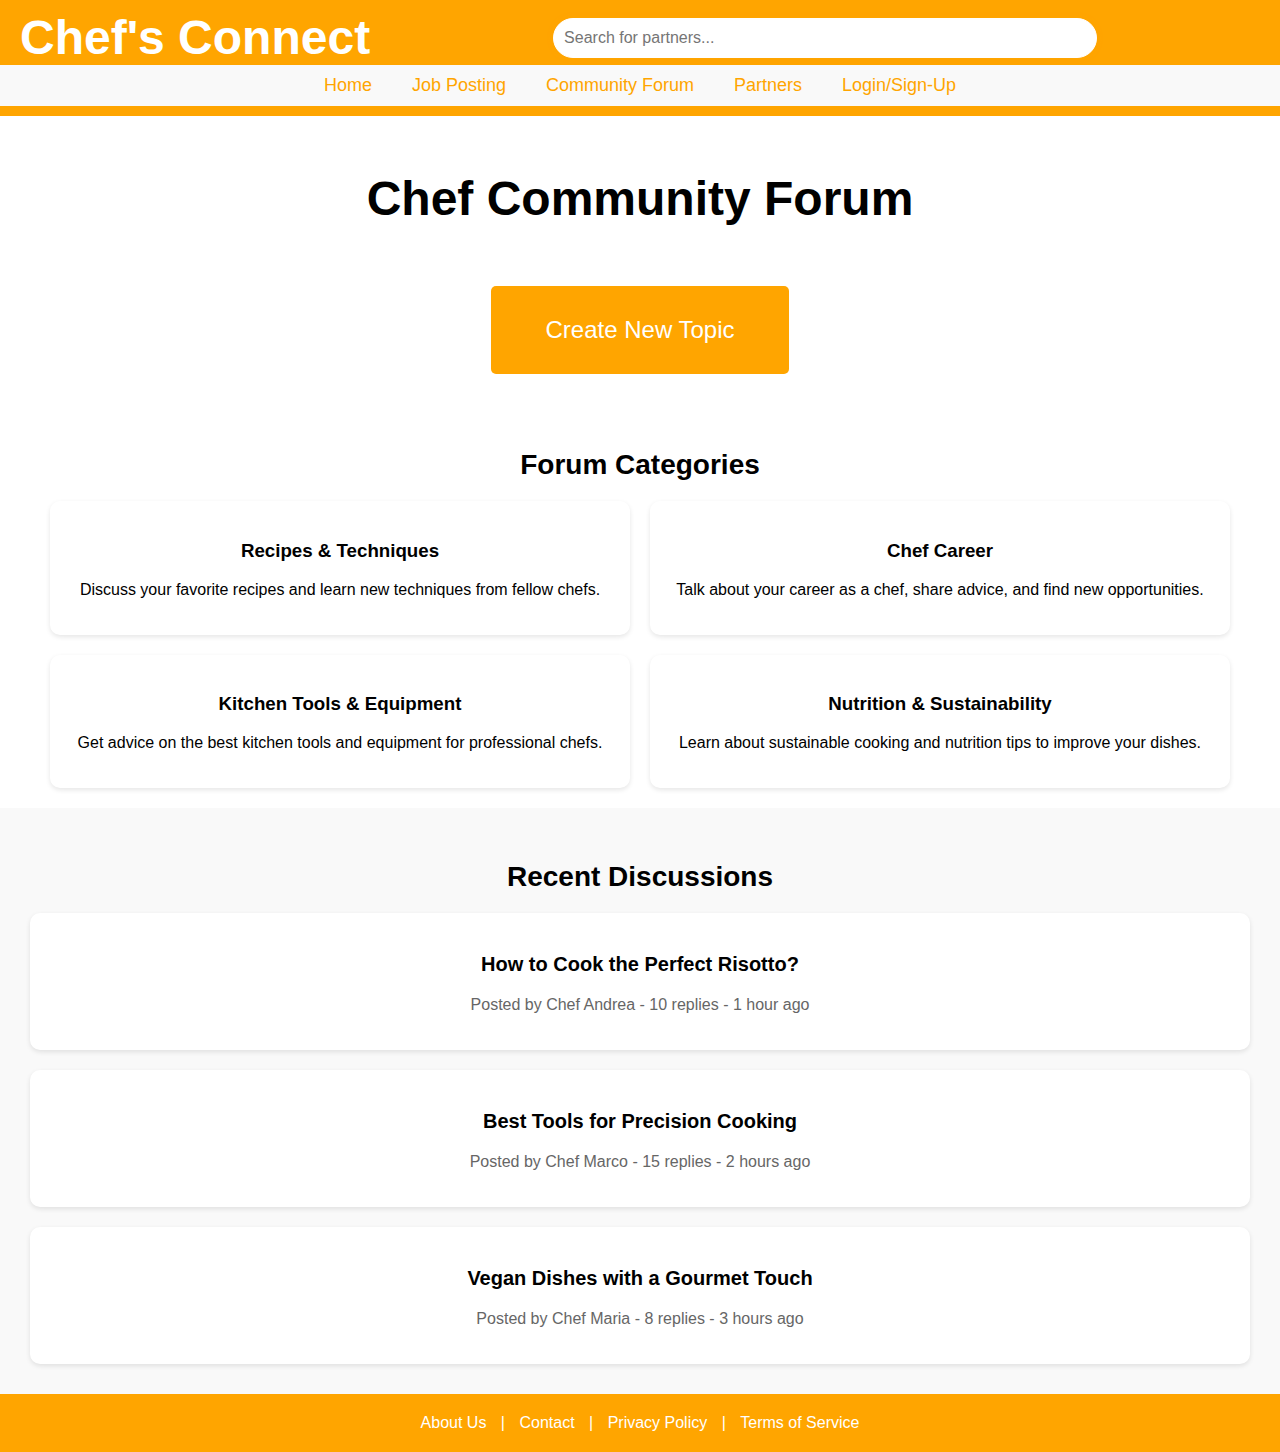
<file: CommunityForum.html>
<!DOCTYPE html>
<html lang="en">
<head>
    <meta charset="UTF-8">
    <meta name="viewport" content="width=device-width, initial-scale=1.0">
    <title>Chef's Connect - Community Forum</title>
    <style>
        /* Global styles */
        body {
            font-family: Arial, sans-serif;
            margin: 0;
            padding: 0;
            background-color: white;
            color: black;
        }

        /* Header & Navbar */
        header {
            font-family: 'Century Gothic', sans-serif;
            background-color: orange;
            padding: 10px 0;
        }

        .navbar {
            display: flex;
            justify-content: center;
            align-items: center;
            padding: 0 20px;
            flex-wrap: wrap;
        }

        .navbar .title {
            font-family: 'Century Gothic', sans-serif;
            font-size: 48px;
            font-weight: bold;
            color: white;
            margin-right: 20px;
        }

        .navbar .search-bar {
            flex: 1;
            display: flex;
            justify-content: center;
        }

        .navbar .search-bar input {
            width: 60%;
            padding: 10px;
            font-size: 16px;
            border: 1px solid white;
            border-radius: 25px;
            outline: none;
            transition: box-shadow 0.3s ease-in-out;
            box-shadow: 0 0 5px rgba(255, 165, 0, 0.5);
        }

        .navbar .search-bar input:focus {
            box-shadow: 0 0 10px rgba(255, 165, 0, 1);
        }

        /* Navigation Links */
        .nav-links {
            display: flex;
            justify-content: center;
            background-color: #f9f9f9;
            padding: 10px 0;
        }

        .nav-links ul {
            list-style-type: none;
            display: flex;
            margin: 0;
            padding: 0;
        }

        .nav-links ul li {
            margin: 0 20px;
        }

        .nav-links ul li a {
            text-decoration: none;
            color: orange;
            font-size: 18px;
        }

        /* Hero Section */
        .hero {
            background-image: url('https://www.example.com/community-forum-banner.jpg');
            background-size: cover;
            background-position: center;
            height: 300px;
            display: flex;
            flex-direction: column;
            justify-content: center;
            align-items: center;
            color: black;
            margin-bottom: 0;
            margin-top: -10px;
        }

        .hero h1 {
            font-family: 'Century Gothic', sans-serif;
            font-size: 48px;
            margin-bottom: 55px;
        }

        .hero .buttons {
            margin-top: 5px;
        }

        .hero .buttons button {
            background-color: orange;
            color: white;
            padding: 30px 55px;
            border: none;
            border-radius: 5px;
            margin: 0 10px;
            cursor: pointer;
            font-size: 24px;
            transition: background-color 0.3s ease;
        }

        .hero .buttons button:hover {
            background-color: darkorange;
        }

        /* Forum Categories */
        .forum-categories {
            padding: 20px 50px;
            text-align: center;
            margin-top: 0;
        }

        .forum-categories h2 {
            font-size: 28px;
            color: black;
            margin-bottom: 20px;
        }

        .categories-list {
            display: grid;
            grid-template-columns: repeat(2, 1fr);
            gap: 20px;
        }

        .category-card {
            background-color: white;
            padding: 20px;
            border-radius: 10px;
            box-shadow: 0 2px 5px rgba(0, 0, 0, 0.1);
            transition: transform 0.3s ease;
        }

        .category-card:hover {
            transform: scale(1.05);
        }

        /* Recent Discussions */
        .recent-discussions {
            padding: 30px;
            background-color: #f9f9f9;
            text-align: center;
        }

        .recent-discussions h2 {
            font-size: 28px;
            color: black;
            margin-bottom: 20px;
        }

        .discussions-list {
            display: flex;
            flex-direction: column;
            gap: 20px;
        }

        .discussion {
            background-color: white;
            padding: 20px;
            border-radius: 10px;
            box-shadow: 0 2px 5px rgba(0, 0, 0, 0.1);
            transition: transform 0.3s ease, box-shadow 0.3s ease;
        }

        .discussion:hover {
            transform: scale(1.05);
            box-shadow: 0 5px 15px rgba(0, 0, 0, 0.2);
        }

        .discussion h3 {
            font-size: 20px;
            color: black;
        }

        .discussion p {
            color: #666;
        }

        /* Footer */
        footer {
            background-color: orange;
            color: white;
            padding: 20px;
            text-align: center;
        }

        footer a {
            color: white;
            margin: 0 10px;
            text-decoration: none;
        }

        /* Modal Styles */
        .modal {
            display: none; /* Hidden by default */
            position: fixed; /* Stay in place */
            z-index: 1; /* Sit on top */
            left: 0;
            top: 0;
            width: 100%; /* Full width */
            height: 100%; /* Full height */
            background-color: rgba(0, 0, 0, 0.5); /* Black background with opacity */
        }

        .modal-content {
            background-color: white;
            margin: 10% auto; /* Centered */
            padding: 20px;
            border-radius: 10px;
            width: 50%; /* Adjusted for better fit */
            box-sizing: border-box;
        }

        .modal-content input,
        .modal-content textarea {
            width: 100%;
            padding: 12px;
            margin: 12px 0;
            border: 1px solid orange;
            border-radius: 5px;
            font-size: 16px;
            box-sizing: border-box;
            font-family: 'Century Gothic', sans-serif; /* Imposta il font Gothic C */
        }

        .modal-content textarea {
            resize: none; /* Fissa la dimensione */
            height: 150px; /* Altezza fissa */
        }

        .modal-content input::placeholder,
        .modal-content textarea::placeholder {
            color: #999;
            font-style: italic;
            font-family: 'Century Gothic', sans-serif; /* Font per il placeholder */
        }

        .modal-content button {
            background-color: orange;
            color: white;
            padding: 10px 20px;
            border: none;
            border-radius: 5px;
            cursor: pointer;
            font-size: 16px;
            width: 100%;
        }

        .modal-content button:hover {
            background-color: darkorange;
        }

        .close {
            color: black;
            float: right;
            font-size: 28px;
            font-weight: bold;
            cursor: pointer;
        }

        .close:hover,
        .close:focus {
            color: darkorange;
        }
    </style>
</head>
<body>

    <!-- Header -->
    <header>
        <div class="navbar">
            <div class="title">Chef's Connect</div>
            <div class="search-bar">
                <input type="text" placeholder="Search for partners...">
            </div>
        </div>
        <!-- Navigation Links -->
        <div class="nav-links">
            <ul>
                <li><a href="index.html">Home</a></li>
                <li><a href="JobPosting.html">Job Posting</a></li>
                <li><a href="CommunityForum.html">Community Forum</a></li>
                <li><a href="Partners.html">Partners</a></li>
                <li><a href="LoginSignUp.html">Login/Sign-Up</a></li>
            </ul>
        </div>
    </header>

    <!-- Hero Section -->
    <div class="hero">
        <h1>Chef Community Forum</h1> 
        <div class="buttons">
            <button id="openModalBtn">Create New Topic</button>
        </div>
    </div>

    <!-- Forum Categories Section -->
    <section class="forum-categories">
        <h2>Forum Categories</h2>
        <div class="categories-list">
            <div class="category-card">
                <h3>Recipes & Techniques</h3>
                <p>Discuss your favorite recipes and learn new techniques from fellow chefs.</p>
            </div>
            <div class="category-card">
                <h3>Chef Career</h3>
                <p>Talk about your career as a chef, share advice, and find new opportunities.</p>
            </div>
            <div class="category-card">
                <h3>Kitchen Tools & Equipment</h3>
                <p>Get advice on the best kitchen tools and equipment for professional chefs.</p>
            </div>
            <div class="category-card">
                <h3>Nutrition & Sustainability</h3>
                <p>Learn about sustainable cooking and nutrition tips to improve your dishes.</p>
            </div>
        </div>
    </section>

    <!-- Recent Discussions Section -->
    <section class="recent-discussions">
        <h2>Recent Discussions</h2>
        <div class="discussions-list">
            <div class="discussion">
                <h3>How to Cook the Perfect Risotto?</h3>
                <p>Posted by Chef Andrea - 10 replies - 1 hour ago</p>
            </div>
            <div class="discussion">
                <h3>Best Tools for Precision Cooking</h3>
                <p>Posted by Chef Marco - 15 replies - 2 hours ago</p>
            </div>
            <div class="discussion">
                <h3>Vegan Dishes with a Gourmet Touch</h3>
                <p>Posted by Chef Maria - 8 replies - 3 hours ago</p>
            </div>
        </div>
    </section>

    <!-- Modal for creating new topic -->
    <div id="createTopicModal" class="modal">
        <div class="modal-content">
            <span class="close" id="closeModalBtn">&times;</span>
            <h2>Create New Topic</h2>
            <form>
                <label for="topic-title">Topic Title:</label>
                <input type="text" id="topic-title" placeholder="Enter topic title">

                <label for="topic-content">Content:</label>
                <textarea id="topic-content" placeholder="Enter topic content"></textarea>

                <button type="submit">Submit</button>
            </form>
        </div>
    </div>

    <!-- Footer -->
    <footer>
        <a href="#">About Us</a> | <a href="#">Contact</a> | <a href="#">Privacy Policy</a> | <a href="#">Terms of Service</a>
    </footer>

    <script>
        // Get the modal and button elements
        var modal = document.getElementById("createTopicModal");
        var openModalBtn = document.getElementById("openModalBtn");
        var closeModalBtn = document.getElementById("closeModalBtn");

        // When the user clicks the button, open the modal
        openModalBtn.onclick = function() {
            modal.style.display = "block";
        }

        // When the user clicks on the close button, close the modal
        closeModalBtn.onclick = function() {
            modal.style.display = "none";
        }

        // When the user clicks anywhere outside of the modal, close it
        window.onclick = function(event) {
            if (event.target == modal) {
                modal.style.display = "none";
            }
        }
    </script>
</body>
</html>
</file>
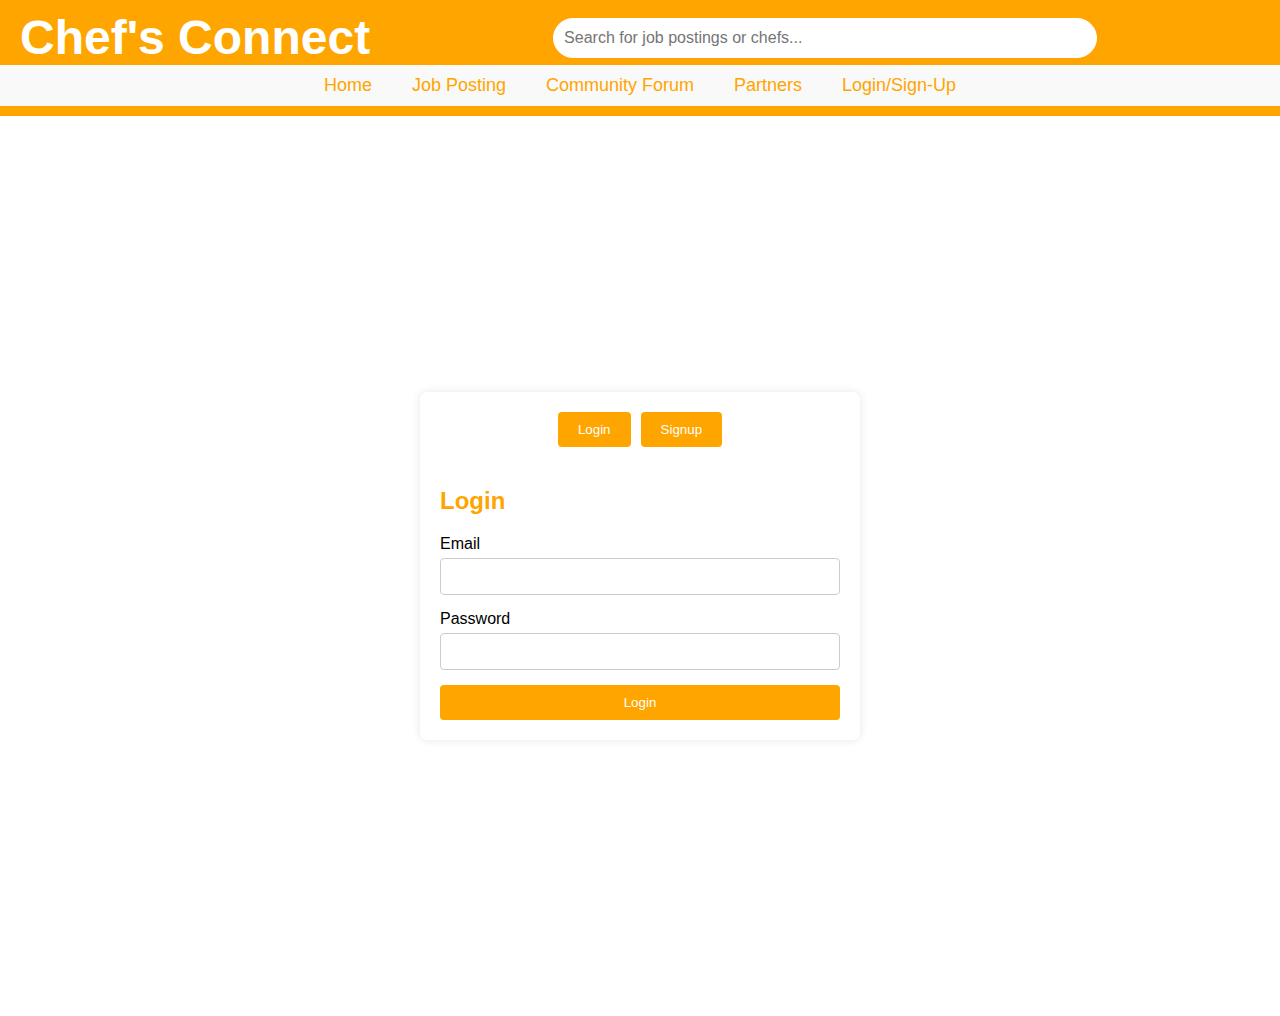
<file: LoginSignUp.html>
<!DOCTYPE html>
<html lang="it">
<head>
    <meta charset="UTF-8">
    <meta name="viewport" content="width=device-width, initial-scale=1.0">
    <title>Login/Signup</title>
    <link rel="stylesheet" href="styleLoginSignup.css">
</head>
<body>
<header>
        <div class="navbar">
            <!-- Title on the left -->
            <div class="title">Chef's Connect</div>
            
            <!-- Search Bar in the center -->
            <div class="search-bar">
                <input type="text" placeholder="Search for job postings or chefs...">
            </div>
        </div>

        <!-- Navigation Links below the navbar -->
        <div class="nav-links">
            <ul>
                <li><a href="index.html">Home</a></li>
                <li><a href="JobPosting.html">Job Posting</a></li>
                <li><a href="CommunityForum.html">Community Forum</a></li>
                <li><a href="Partners.html">Partners</a></li>
                <li><a href="LoginSignUp.html">Login/Sign-Up</a></li>
            </ul>
        </div>
    </header>
    <div class="container">
        <div class="form-container">
            <div class="form-toggle">
                <button id="login-toggle" onclick="toggleForm('login')">Login</button>
                <button id="signup-toggle" onclick="toggleForm('signup')">Signup</button>
            </div>
            <form id="login-form" class="form">
                <h2>Login</h2>
                <label for="login-email">Email</label>
                <input type="email" id="login-email" required>
                <label for="login-password">Password</label>
                <input type="password" id="login-password" required>
                <button type="submit">Login</button>
            </form>
            <form id="signup-form" class="form">
                <h2>Signup</h2>
                <label for="signup-email">Email</label>
                <input type="email" id="signup-email" required>
                <label for="signup-password">Password</label>
                <input type="password" id="signup-password" required>
                <label for="signup-password-confirm">Confirm Password</label>
                <input type="password" id="signup-password-confirm" required>
                <button type="submit">Signup</button>
            </form>
        </div>
    </div>
    <script src="LoginSignup.js"></script>
</body>
</html>
</file>
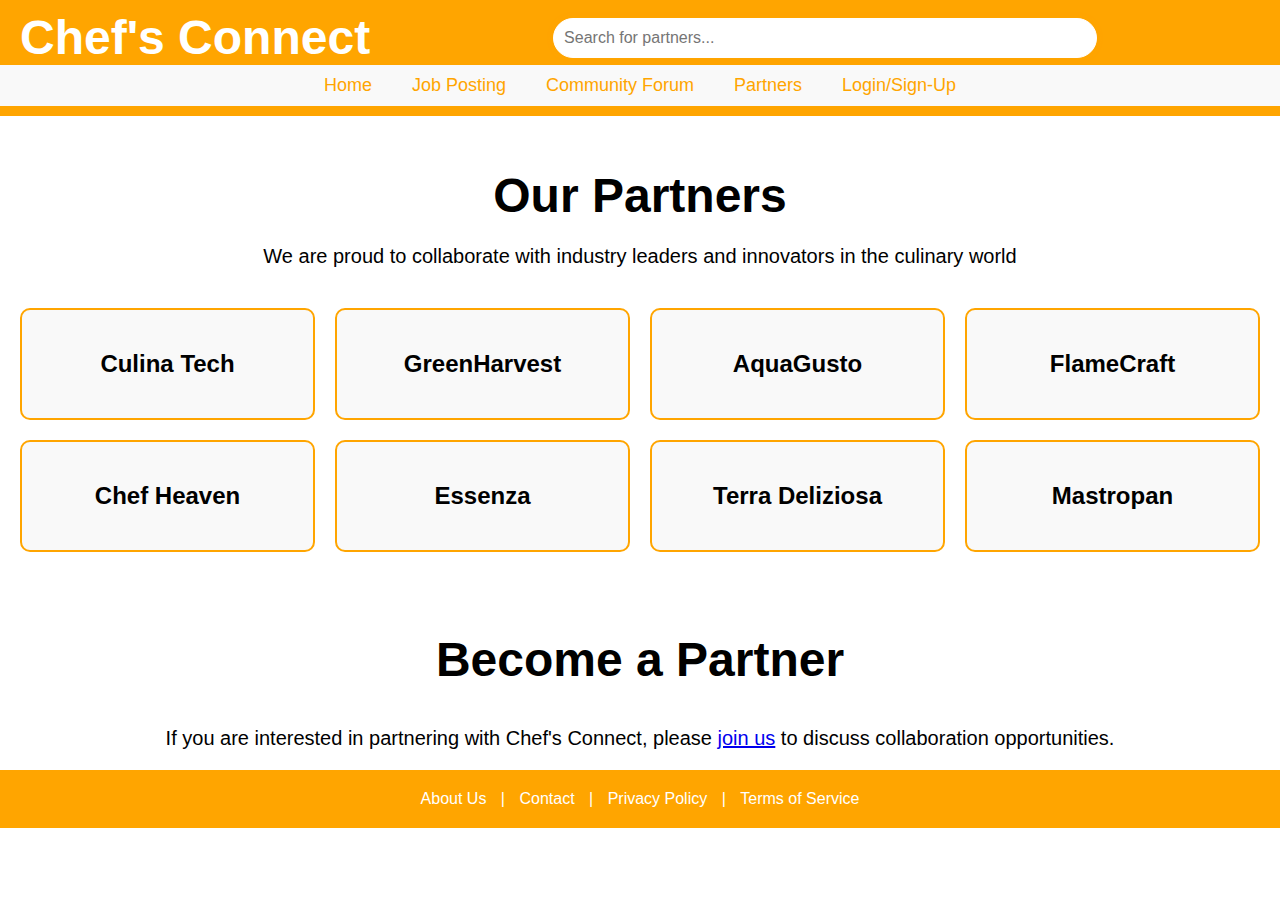
<file: Partners.html>
<!DOCTYPE html>
<html lang="en">
<head>
    <meta charset="UTF-8">
    <meta name="viewport" content="width=device-width, initial-scale=1.0">
    <title>Chef's Connect - Partners</title>
    <link rel="stylesheet" href="styleIndex.css">

    <style>
        /* Applica Century Gothic ai titoli */
        h1, h2, h3 {
            font-family: 'Century Gothic', sans-serif;
        }

        /* Migliora la centratura del titolo "Our Partners" */
        .partners-section {
            display: flex;
            flex-direction: column;
            justify-content: center;
            align-items: center;
            text-align: center;
            padding: 20px;
        }

        /* Dimensione maggiore per il titolo "Our Partners" */
        .partners-section h1 {
            font-size: 48px;
        }

        /* Stile per la frase "We are proud..." e spostata leggermente più in alto */
        .partners-section p {
            font-size: 20px;
            margin-top: -10px;
        }

        /* Griglia dei partner con 4 colonne */
        .partners-grid {
            display: grid;
            grid-template-columns: repeat(4, 1fr);
            gap: 20px;
            padding: 20px;
            width: 100%; /* Imposta la larghezza della griglia */
        }

        .partner {
            text-align: center;
            padding: 40px;
            border: 2px solid orange;
            border-radius: 10px;
            font-size: 24px;
            font-weight: bold;
            background-color: #f9f9f9;
            transition: transform 0.3s ease, background-color 0.3s ease; /* Aggiungi una transizione per l'effetto hover */
        }

        /* Effetto hover sui box partner */
        .partner:hover {
            transform: scale(1.1); /* Ingrandisce il box del 10% */
            background-color: #ffebcc; /* Cambia il colore di sfondo durante l'hover */
        }

        /* Stile per il titolo "Become a Partner" */
        .partner-cta h2 {
            font-size: 48px;
            text-align: center;
            font-family: 'Century Gothic', sans-serif;
        }

        /* Stile per la frase "If you are interested..." */
        .partner-cta p {
            font-size: 20px;
            text-align: center;
        }

        @media (max-width: 768px) {
            .partners-grid {
                grid-template-columns: repeat(2, 1fr); /* Due colonne su dispositivi più piccoli */
            }
        }

        @media (max-width: 480px) {
            .partners-grid {
                grid-template-columns: 1fr; /* Una colonna su dispositivi molto piccoli */
            }
        }
    </style>
</head>
<body>
    <!-- Header -->
    <header>
        <div class="navbar">
            <div class="title">Chef's Connect</div>
            <div class="search-bar">
                <input type="text" placeholder="Search for partners...">
            </div>
        </div>

        <!-- Navigation Links -->
        <div class="nav-links">
            <ul>
                <li><a href="index.html">Home</a></li>
                <li><a href="JobPosting.html">Job Posting</a></li>
                <li><a href="CommunityForum.html">Community Forum</a></li>
                <li><a href="Partners.html">Partners</a></li>
                <li><a href="LoginSignUp.html">Login/Sign-Up</a></li>
            </ul>
        </div>
    </header>

    <!-- Partners Section -->
    <section class="partners-section">
        <h1>Our Partners</h1>
        <p>We are proud to collaborate with industry leaders and innovators in the culinary world</p>

        <!-- Grid of Partner Logos in two rows -->
        <div class="partners-grid">
            <!-- First row of partners -->
            <div class="partner">Culina Tech</div>
            <div class="partner">GreenHarvest</div>
            <div class="partner">AquaGusto</div>
            <div class="partner">FlameCraft</div>

            <!-- Second row of partners -->
            <div class="partner">Chef Heaven</div>
            <div class="partner">Essenza</div>
            <div class="partner">Terra Deliziosa</div>
            <div class="partner">Mastropan</div>
        </div>
    </section>

    <!-- Call to Action -->
    <section class="partner-cta">
        <h2>Become a Partner</h2>
        <p>If you are interested in partnering with Chef's Connect, please <a href="Contact">join us</a> to discuss collaboration opportunities.</p>
    </section>

    <!-- Footer -->
    <footer>
        <a href="#">About Us</a> | <a href="#">Contact</a> | <a href="#">Privacy Policy</a> | <a href="#">Terms of Service</a>
    </footer>
</body>
</html>
</file>
<file: styleLoginSignup.css>
body {
  font-family: Arial, sans-serif;
  margin: 0;
  padding: 0;
  background-color: white;
  color: black;
}
footer {
    background-color: orange;
    color: white;
    padding: 10px;
    text-align: center;
    width: 100%;
}

footer a {
    color: white;
    text-decoration: none;
    margin: 0 10px;
}
header {
  font-family:'Century Gothic', sans-serif;
  background-color: orange;
  padding: 10px 0;
}

.navbar {
  display: flex;
  justify-content: center;
  /* Centralizza la barra di ricerca */
  align-items: center;
  padding: 0 20px;
  flex-wrap: wrap;
  /* Garantisce che gli elementi restino su una riga */
}

/* Title larger and centered with search bar */
.navbar .title {
  font-family: 'Century Gothic', sans-serif;
  font-size: 48px;
  /* Titolo grande */
  font-weight: bold;
  color: white;
  margin-right: 20px;
  /* Margine per separare il titolo dalla barra di ricerca */
}

.navbar .search-bar {
  flex: 1;
  display: flex;
  justify-content: center;
}

.navbar .search-bar input {
  width: 60%;
  /* Larghezza aumentata per la barra di ricerca */
  padding: 10px;
  /* Leggermente più alto */
  font-size: 16px;
  border: 1px solid white;
  border-radius: 25px;
  /* Bordo arrotondato */
  outline: none;
  transition: box-shadow 0.3s ease-in-out;
  box-shadow: 0 0 5px rgba(255, 165, 0, 0.5);
  /* Effetto ombra */
}

.navbar .search-bar input:focus {
  box-shadow: 0 0 10px rgba(255, 165, 0, 1);
  /* Maggiore ombra al focus */
}

/* Navigation Links */
.nav-links {
  display: flex;
  justify-content: center;
  background-color: #f9f9f9;
  padding: 10px 0;
}

.nav-links ul {
  list-style-type: none;
  display: flex;
  margin: 0;
  padding: 0;
}

.nav-links ul li {
  margin: 0 20px;
}

.nav-links ul li a {
  text-decoration: none;
  color: orange;
  font-size: 18px;
}

.container {
  display: flex;
  justify-content: center;
  align-items: center;
  height: 100vh;
  background-color: white;
}

.form-container {
  background-color: white;
  padding: 20px;
  border-radius: 8px;
  box-shadow: 0 0 10px rgba(0, 0, 0, 0.1);
  width: 100%;
  max-width: 400px;
}

.form-toggle {
  display: flex;
  justify-content: center;
  margin-bottom: 20px;
}

.form-toggle button {
  background-color: orange;
  color: white;
  border: none;
  padding: 10px 20px;
  cursor: pointer;
  margin: 0 5px;
  border-radius: 4px;
}

.form-toggle button:hover {
  background-color: #e69500;
}

.form {
  display: none;
  flex-direction: column;
}

.form.active {
  display: flex;
}

.form h2 {
  margin-bottom: 20px;
  color: orange;
}

.form label {
  margin-bottom: 5px;
}

.form input {
  margin-bottom: 15px;
  padding: 10px;
  border: 1px solid #ccc;
  border-radius: 4px;
}

.form button {
  background-color: orange;
  color: white;
  border: none;
  padding: 10px;
  cursor: pointer;
  border-radius: 4px;
}

.form button:hover {
  background-color: #e69500;
}
</file>
<file: styleIndex.css>
body {
  font-family: Arial, sans-serif;
  margin: 0;
  padding: 0;
  background-color: white;
  color: black;
}

/* Header & Navbar */
header {
  font-family: 'Century Gothic', sans-serif;
  background-color: orange;
  padding: 10px 0;
}

.navbar {
  display: flex;
  justify-content: center;
  /* Centralizza la barra di ricerca */
  align-items: center;
  padding: 0 20px;
  flex-wrap: wrap;
  /* Garantisce che gli elementi restino su una riga */
}

/* Title larger and centered with search bar */
.navbar .title {
  font-family: 'Century Gothic', sans-serif;
  font-size: 48px;
  /* Titolo grande */
  font-weight: bold;
  color: white;
  margin-right: 20px;
  /* Margine per separare il titolo dalla barra di ricerca */
}

.navbar .search-bar {
  flex: 1;
  display: flex;
  justify-content: center;
}

.navbar .search-bar input {
  width: 60%;
  /* Larghezza aumentata per la barra di ricerca */
  padding: 10px;
  /* Leggermente più alto */
  font-size: 16px;
  border: 1px solid white;
  border-radius: 25px;
  /* Bordo arrotondato */
  outline: none;
  transition: box-shadow 0.3s ease-in-out;
  box-shadow: 0 0 5px rgba(255, 165, 0, 0.5);
  /* Effetto ombra */
}

.navbar .search-bar input:focus {
  box-shadow: 0 0 10px rgba(255, 165, 0, 1);
  /* Maggiore ombra al focus */
}

/* Navigation Links */
.nav-links {
  display: flex;
  justify-content: center;
  background-color: #f9f9f9;
  padding: 10px 0;
}

.nav-links ul {
  list-style-type: none;
  display: flex;
  margin: 0;
  padding: 0;
}

.nav-links ul li {
  margin: 0 20px;
}

.nav-links ul li a {
  text-decoration: none;
  color: orange;
  font-size: 18px;
}

/* Hero Section */
.hero {
  background-image: url('https://redacademy.it/wp-content/uploads/2021/03/chef-de-partie-mansioni.jpg');
  background-size: cover;
  background-position: center;
  height: 400px;
  display: flex;
  flex-direction: column;
  justify-content: center;
  align-items: center;
  color: white;
}

.hero h1 {
  font-size: 40px;
  text-shadow: 2px 2px 5px black;
}

.hero .buttons {
  margin-top: 20px;
}

.hero .buttons button {
  background-color: orange;
  color: white;
  padding: 15px 30px;
  border: none;
  border-radius: 5px;
  margin: 0 10px;
  cursor: pointer;
  font-size: 18px;
}

/* Recent Announcements */
.recent-announcements {
  padding: 50px;
  background-color: #f9f9f9;
}

.recent-announcements h2 {
  text-align: center;
  margin-bottom: 30px;
  color: orange;
}

.announcements-list {
  display: flex;
  justify-content: space-around;
}

.announcement {
  background-color: white;
  padding: 20px;
  border: 1px solid orange;
  border-radius: 5px;
  width: 30%;
  text-align: center;
}

.announcement img {
  width: 100%;
  height: 250px;
  /* Imposta una dimensione fissa per tutte le immagini */
  object-fit: cover;
  /* Taglia l'immagine in base alla dimensione */
  border-radius: 5px;
}
.close-btn {
    background-color: red;
    color: white;
    border: none;
    padding: 5px 10px;
    cursor: pointer;
    border-radius: 50%;
    position: absolute;
    top: 10px;
    right: 10px;
}

.close-btn:hover {
    background-color: darkred;
}

/* Footer */
footer {
  background-color: orange;
  color: white;
  padding: 20px;
  text-align: center;
}

footer a {
  color: white;
  margin: 0 10px;
  text-decoration: none;
}
</file>
